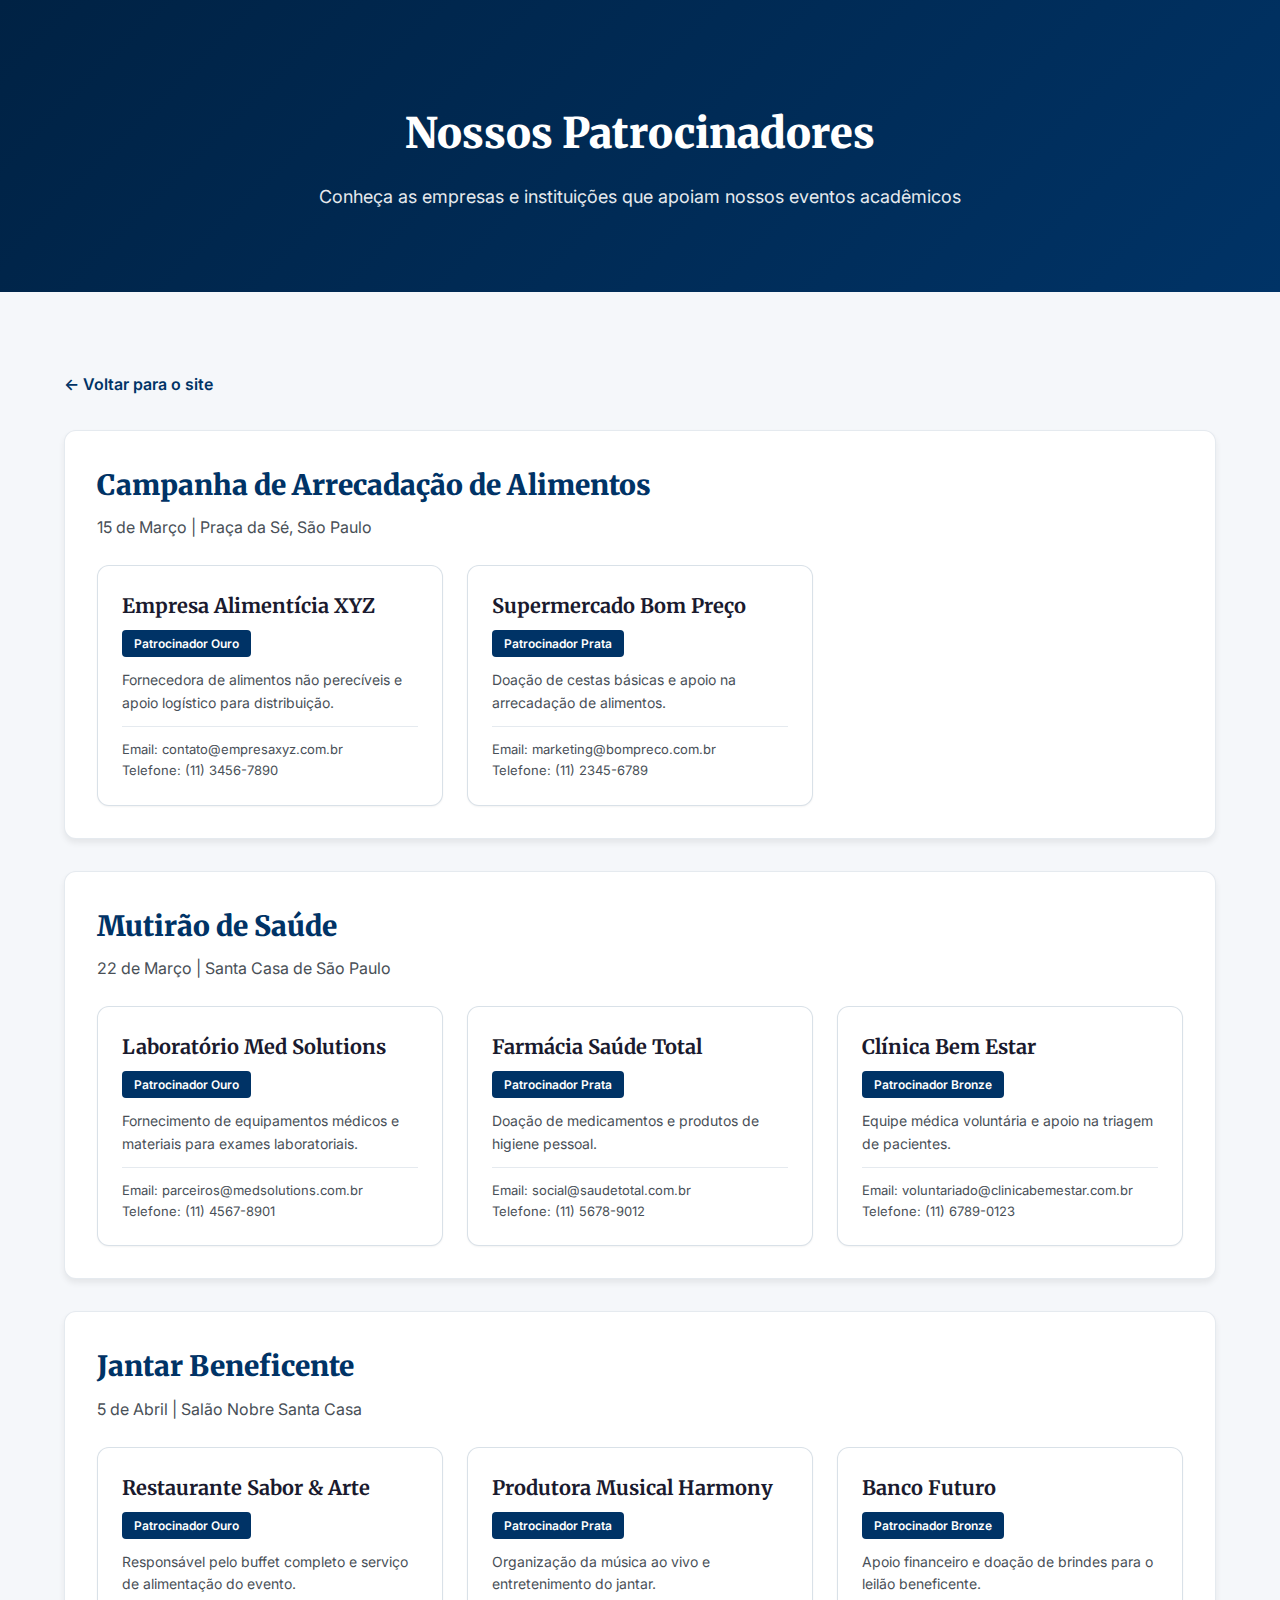
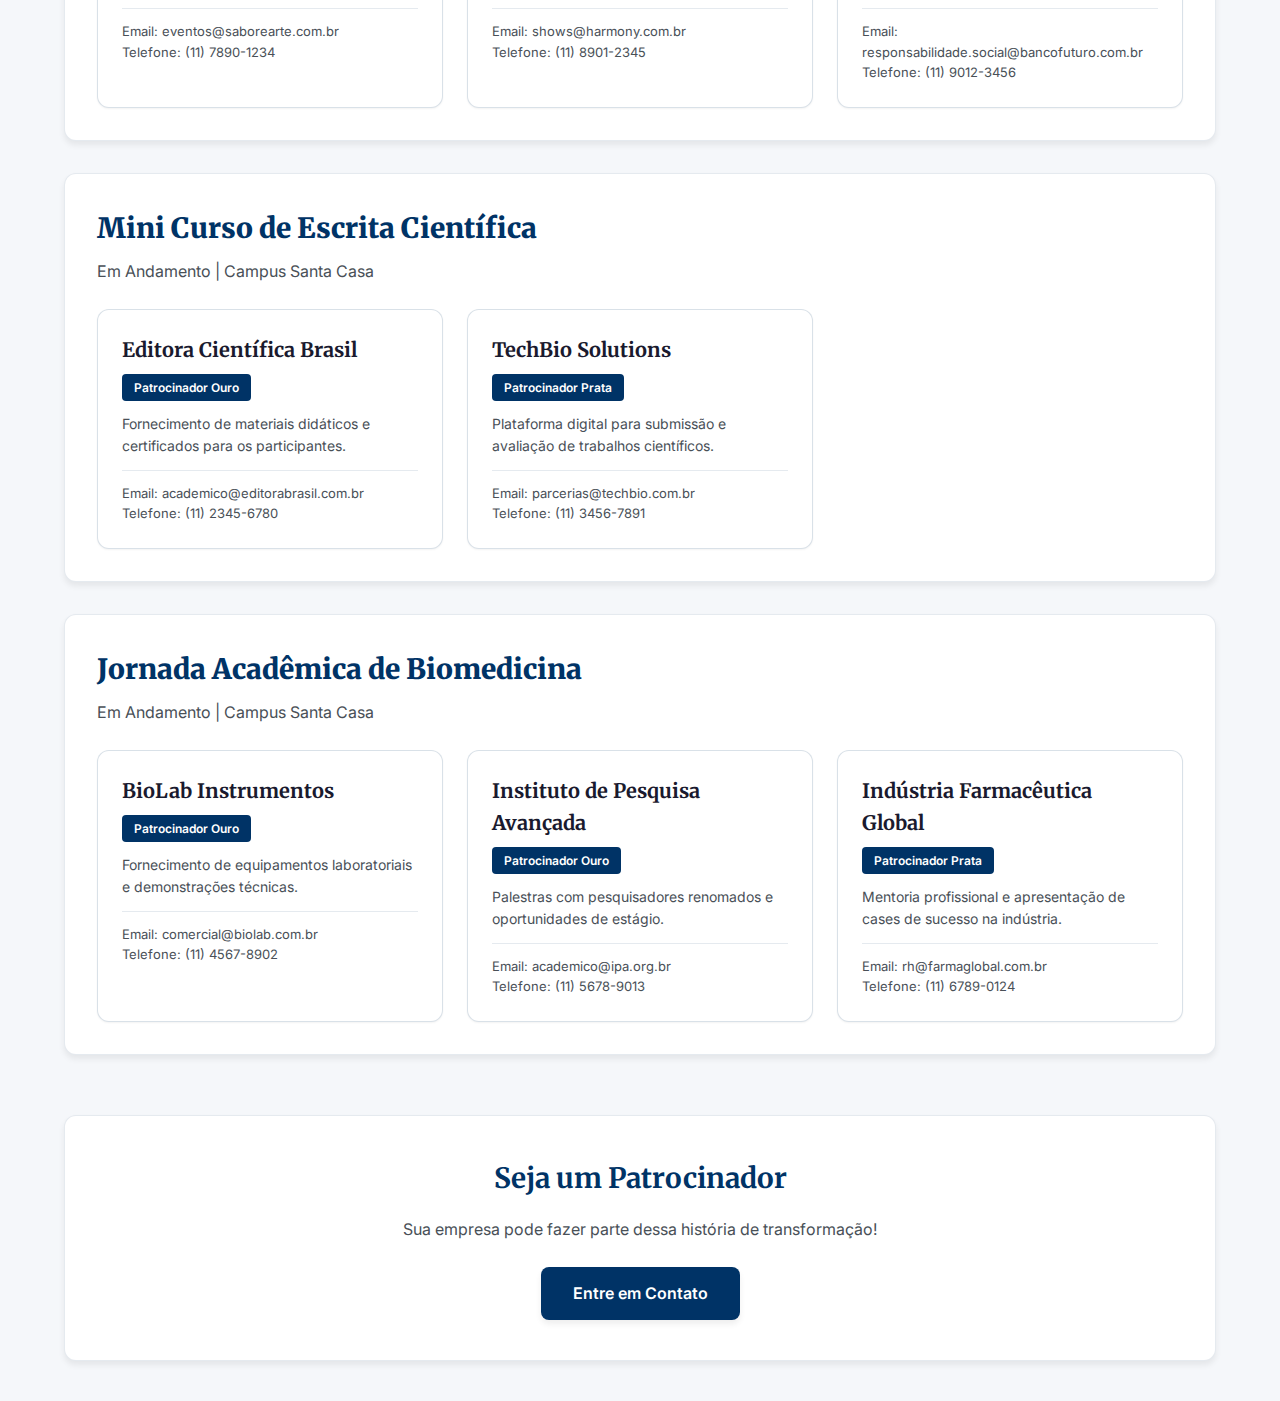
<file: patrocinadores.html>
<!DOCTYPE html>
<html lang="pt-BR">
<head>
<meta charset="utf-8"/>
<meta content="width=device-width, initial-scale=1.0" name="viewport"/>
<title>Patrocinadores - DCPR Santa Casa SP</title>
<link href="https://fonts.googleapis.com" rel="preconnect"/>
<link crossorigin="" href="https://fonts.gstatic.com" rel="preconnect"/>
<link href="https://fonts.googleapis.com/css2?family=Merriweather:wght@400;700;900&family=Inter:wght@400;500;600;700&display=swap" rel="stylesheet"/>

<style>
:root {
  --color-primary: #003366;
  --color-primary-dark: #002244;
  --color-secondary: #0066cc;
  --color-white: #ffffff;
  --color-light: #f5f7fa;
  --color-gray-700: #495057;
  --color-gray-800: #343a40;
  --color-dark: #1a1a2e;
  --font-primary: "Merriweather", serif;
  --font-secondary: "Inter", sans-serif;
  --shadow-sm: 0 1px 2px rgba(0, 0, 0, 0.05);
  --shadow-md: 0 4px 6px rgba(0, 0, 0, 0.07);
  --shadow-lg: 0 10px 15px rgba(0, 0, 0, 0.1);
  --radius-md: 8px;
  --radius-lg: 12px;
}

* {
  margin: 0;
  padding: 0;
  box-sizing: border-box;
}

body {
  font-family: var(--font-secondary);
  color: var(--color-gray-800);
  line-height: 1.6;
  background: var(--color-light);
}

.container {
  max-width: 1200px;
  margin: 0 auto;
  padding: 40px 24px;
}

.header {
  background: linear-gradient(135deg, var(--color-primary-dark), var(--color-primary));
  color: var(--color-white);
  padding: 60px 0 40px;
  text-align: center;
  margin-bottom: 40px;
}

.header-title {
  font-family: var(--font-primary);
  font-size: 42px;
  font-weight: 900;
  margin-bottom: 16px;
}

.header-subtitle {
  font-size: 18px;
  opacity: 0.9;
}

.back-link {
  display: inline-flex;
  align-items: center;
  gap: 8px;
  color: var(--color-primary);
  text-decoration: none;
  font-weight: 600;
  margin-bottom: 32px;
  transition: all 0.3s ease;
}

.back-link:hover {
  gap: 12px;
  color: var(--color-primary-dark);
}

.event-section {
  background: var(--color-white);
  padding: 32px;
  border-radius: var(--radius-lg);
  margin-bottom: 32px;
  box-shadow: var(--shadow-md);
  border: 1px solid rgba(0, 51, 102, 0.1);
}

.event-title {
  font-family: var(--font-primary);
  font-size: 28px;
  font-weight: 900;
  color: var(--color-primary);
  margin-bottom: 8px;
}

.event-date {
  color: var(--color-gray-700);
  font-size: 16px;
  margin-bottom: 24px;
}

.sponsors-grid {
  display: grid;
  grid-template-columns: repeat(auto-fill, minmax(280px, 1fr));
  gap: 24px;
  margin-top: 24px;
}

/* Removed emoji icons and diagonal shadows, using clean professional styling */
.sponsor-card {
  background: var(--color-white);
  padding: 24px;
  border-radius: var(--radius-lg);
  border: 1px solid rgba(0, 51, 102, 0.15);
  transition: all 0.3s ease;
  box-shadow: var(--shadow-sm);
}

.sponsor-card:hover {
  transform: translateY(-4px);
  box-shadow: var(--shadow-lg);
  border-color: var(--color-primary);
}

.sponsor-name {
  font-family: var(--font-primary);
  font-size: 20px;
  font-weight: 700;
  color: var(--color-dark);
  margin-bottom: 8px;
}

.sponsor-category {
  display: inline-block;
  background: var(--color-primary);
  color: var(--color-white);
  padding: 4px 12px;
  border-radius: 4px;
  font-size: 12px;
  font-weight: 600;
  margin-bottom: 12px;
}

.sponsor-description {
  color: var(--color-gray-700);
  font-size: 14px;
  line-height: 1.6;
}

.contact-info {
  margin-top: 12px;
  padding-top: 12px;
  border-top: 1px solid rgba(0, 51, 102, 0.1);
  font-size: 13px;
  color: var(--color-gray-700);
}

.no-sponsors {
  text-align: center;
  padding: 40px;
  color: var(--color-gray-700);
  font-style: italic;
}

.cta-section {
  text-align: center;
  margin-top: 60px;
  padding: 40px;
  background: var(--color-white);
  border-radius: var(--radius-lg);
  box-shadow: var(--shadow-md);
  border: 1px solid rgba(0, 51, 102, 0.1);
}

.cta-title {
  font-family: var(--font-primary);
  font-size: 28px;
  color: var(--color-primary);
  margin-bottom: 16px;
}

.cta-text {
  color: var(--color-gray-700);
  margin-bottom: 24px;
  font-size: 16px;
}

.cta-button {
  display: inline-block;
  background: var(--color-primary);
  color: var(--color-white);
  padding: 14px 32px;
  border-radius: var(--radius-md);
  text-decoration: none;
  font-weight: 600;
  transition: all 0.3s ease;
  box-shadow: var(--shadow-md);
}

.cta-button:hover {
  background: var(--color-primary-dark);
  transform: translateY(-2px);
  box-shadow: var(--shadow-lg);
}

@media (max-width: 768px) {
  .header-title {
    font-size: 32px;
  }

  .event-section {
    padding: 24px 20px;
  }

  .sponsors-grid {
    grid-template-columns: 1fr;
  }
}
</style>
</head>

<body>
  <div class="header">
    <div class="container">
      <h1 class="header-title">Nossos Patrocinadores</h1>
      <p class="header-subtitle">Conheça as empresas e instituições que apoiam nossos eventos acadêmicos</p>
    </div>
  </div>

  <div class="container">
    <a href="index.html" class="back-link">← Voltar para o site</a>

    <div class="event-section">
      <h2 class="event-title">Campanha de Arrecadação de Alimentos</h2>
      <p class="event-date">15 de Março | Praça da Sé, São Paulo</p>
      
      <div class="sponsors-grid">
        <div class="sponsor-card">
          <h3 class="sponsor-name">Empresa Alimentícia XYZ</h3>
          <span class="sponsor-category">Patrocinador Ouro</span>
          <p class="sponsor-description">Fornecedora de alimentos não perecíveis e apoio logístico para distribuição.</p>
          <div class="contact-info">
            <p>Email: contato@empresaxyz.com.br</p>
            <p>Telefone: (11) 3456-7890</p>
          </div>
        </div>

        <div class="sponsor-card">
          <h3 class="sponsor-name">Supermercado Bom Preço</h3>
          <span class="sponsor-category">Patrocinador Prata</span>
          <p class="sponsor-description">Doação de cestas básicas e apoio na arrecadação de alimentos.</p>
          <div class="contact-info">
            <p>Email: marketing@bompreco.com.br</p>
            <p>Telefone: (11) 2345-6789</p>
          </div>
        </div>
      </div>
    </div>

    <div class="event-section">
      <h2 class="event-title">Mutirão de Saúde</h2>
      <p class="event-date">22 de Março | Santa Casa de São Paulo</p>
      
      <div class="sponsors-grid">
        <div class="sponsor-card">
          <h3 class="sponsor-name">Laboratório Med Solutions</h3>
          <span class="sponsor-category">Patrocinador Ouro</span>
          <p class="sponsor-description">Fornecimento de equipamentos médicos e materiais para exames laboratoriais.</p>
          <div class="contact-info">
            <p>Email: parceiros@medsolutions.com.br</p>
            <p>Telefone: (11) 4567-8901</p>
          </div>
        </div>

        <div class="sponsor-card">
          <h3 class="sponsor-name">Farmácia Saúde Total</h3>
          <span class="sponsor-category">Patrocinador Prata</span>
          <p class="sponsor-description">Doação de medicamentos e produtos de higiene pessoal.</p>
          <div class="contact-info">
            <p>Email: social@saudetotal.com.br</p>
            <p>Telefone: (11) 5678-9012</p>
          </div>
        </div>

        <div class="sponsor-card">
          <h3 class="sponsor-name">Clínica Bem Estar</h3>
          <span class="sponsor-category">Patrocinador Bronze</span>
          <p class="sponsor-description">Equipe médica voluntária e apoio na triagem de pacientes.</p>
          <div class="contact-info">
            <p>Email: voluntariado@clinicabemestar.com.br</p>
            <p>Telefone: (11) 6789-0123</p>
          </div>
        </div>
      </div>
    </div>

    <div class="event-section">
      <h2 class="event-title">Jantar Beneficente</h2>
      <p class="event-date">5 de Abril | Salão Nobre Santa Casa</p>
      
      <div class="sponsors-grid">
        <div class="sponsor-card">
          <h3 class="sponsor-name">Restaurante Sabor & Arte</h3>
          <span class="sponsor-category">Patrocinador Ouro</span>
          <p class="sponsor-description">Responsável pelo buffet completo e serviço de alimentação do evento.</p>
          <div class="contact-info">
            <p>Email: eventos@saborearte.com.br</p>
            <p>Telefone: (11) 7890-1234</p>
          </div>
        </div>

        <div class="sponsor-card">
          <h3 class="sponsor-name">Produtora Musical Harmony</h3>
          <span class="sponsor-category">Patrocinador Prata</span>
          <p class="sponsor-description">Organização da música ao vivo e entretenimento do jantar.</p>
          <div class="contact-info">
            <p>Email: shows@harmony.com.br</p>
            <p>Telefone: (11) 8901-2345</p>
          </div>
        </div>

        <div class="sponsor-card">
          <h3 class="sponsor-name">Banco Futuro</h3>
          <span class="sponsor-category">Patrocinador Bronze</span>
          <p class="sponsor-description">Apoio financeiro e doação de brindes para o leilão beneficente.</p>
          <div class="contact-info">
            <p>Email: responsabilidade.social@bancofuturo.com.br</p>
            <p>Telefone: (11) 9012-3456</p>
          </div>
        </div>
      </div>
    </div>

    <div class="event-section">
      <h2 class="event-title">Mini Curso de Escrita Científica</h2>
      <p class="event-date">Em Andamento | Campus Santa Casa</p>
      
      <div class="sponsors-grid">
        <div class="sponsor-card">
          <h3 class="sponsor-name">Editora Científica Brasil</h3>
          <span class="sponsor-category">Patrocinador Ouro</span>
          <p class="sponsor-description">Fornecimento de materiais didáticos e certificados para os participantes.</p>
          <div class="contact-info">
            <p>Email: academico@editorabrasil.com.br</p>
            <p>Telefone: (11) 2345-6780</p>
          </div>
        </div>

        <div class="sponsor-card">
          <h3 class="sponsor-name">TechBio Solutions</h3>
          <span class="sponsor-category">Patrocinador Prata</span>
          <p class="sponsor-description">Plataforma digital para submissão e avaliação de trabalhos científicos.</p>
          <div class="contact-info">
            <p>Email: parcerias@techbio.com.br</p>
            <p>Telefone: (11) 3456-7891</p>
          </div>
        </div>
      </div>
    </div>

    <div class="event-section">
      <h2 class="event-title">Jornada Acadêmica de Biomedicina</h2>
      <p class="event-date">Em Andamento | Campus Santa Casa</p>
      
      <div class="sponsors-grid">
        <div class="sponsor-card">
          <h3 class="sponsor-name">BioLab Instrumentos</h3>
          <span class="sponsor-category">Patrocinador Ouro</span>
          <p class="sponsor-description">Fornecimento de equipamentos laboratoriais e demonstrações técnicas.</p>
          <div class="contact-info">
            <p>Email: comercial@biolab.com.br</p>
            <p>Telefone: (11) 4567-8902</p>
          </div>
        </div>

        <div class="sponsor-card">
          <h3 class="sponsor-name">Instituto de Pesquisa Avançada</h3>
          <span class="sponsor-category">Patrocinador Ouro</span>
          <p class="sponsor-description">Palestras com pesquisadores renomados e oportunidades de estágio.</p>
          <div class="contact-info">
            <p>Email: academico@ipa.org.br</p>
            <p>Telefone: (11) 5678-9013</p>
          </div>
        </div>

        <div class="sponsor-card">
          <h3 class="sponsor-name">Indústria Farmacêutica Global</h3>
          <span class="sponsor-category">Patrocinador Prata</span>
          <p class="sponsor-description">Mentoria profissional e apresentação de cases de sucesso na indústria.</p>
          <div class="contact-info">
            <p>Email: rh@farmaglobal.com.br</p>
            <p>Telefone: (11) 6789-0124</p>
          </div>
        </div>
      </div>
    </div>

    <div class="cta-section">
      <h2 class="cta-title">Seja um Patrocinador</h2>
      <p class="cta-text">Sua empresa pode fazer parte dessa história de transformação!</p>
      <a href="index.html#contato" class="cta-button">Entre em Contato</a>
    </div>
  </div>
</body>
</html>
</file>
